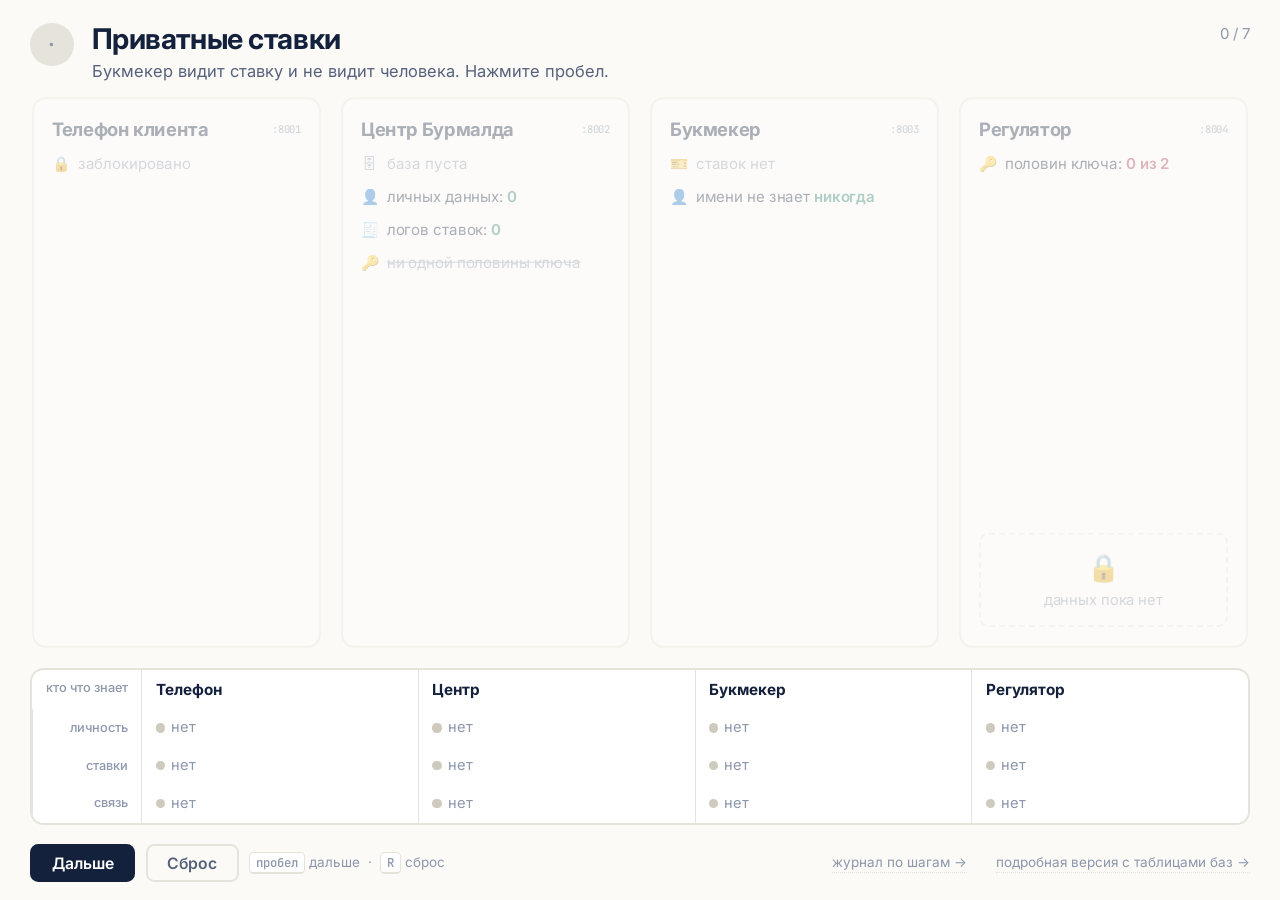
<file: ui/index.html>
<!doctype html>
<html lang="ru">
<head>
<meta charset="utf-8">
<meta name="viewport" content="width=device-width, initial-scale=1">
<title>Бурмалда — защита</title>
<link rel="preconnect" href="https://fonts.googleapis.com">
<link rel="preconnect" href="https://fonts.gstatic.com" crossorigin>
<link href="https://fonts.googleapis.com/css2?family=Inter:wght@400;500;600;700;800&family=JetBrains+Mono:wght@500&display=swap" rel="stylesheet">
<style>
:root{
  --ink:#14213D; --ink-2:#44527040; --mute:#8D97AC;
  --paper:#FBFAF7; --card:#FFFFFF; --line:#E6E3DB;
  --accent:#C9742E; --green:#1F7A6B; --red:#A8324A;
  --mono:"JetBrains Mono","SF Mono",ui-monospace,monospace;
  /* всё кегельное тянется от ширины экрана: на проекторе должно быть крупно */
  --u:clamp(15px, 1.02vw, 27px);
}
*{box-sizing:border-box}
html,body{height:100%}
body{
  margin:0; background:var(--paper); color:var(--ink); overflow:hidden;
  font:400 var(--u)/1.45 Inter,-apple-system,"Segoe UI",Roboto,sans-serif;
  -webkit-font-smoothing:antialiased;
  display:flex; flex-direction:column;
}

/* ================= заголовок шага ================= */
.stage{
  padding:calc(var(--u)*1.5) calc(var(--u)*2) calc(var(--u)*0.6);
  display:flex; align-items:flex-start; gap:calc(var(--u)*1.2);
}
.num{
  flex:none; display:grid; place-items:center;
  width:calc(var(--u)*2.9); height:calc(var(--u)*2.9); border-radius:50%;
  background:var(--ink); color:#fff; font:700 calc(var(--u)*1.2) var(--mono);
}
.num.idle{background:var(--line); color:var(--mute)}
.stage .txt{min-width:0}
.stage h1{
  margin:0; font-size:calc(var(--u)*1.9); font-weight:700; letter-spacing:-.015em;
  line-height:1.15;
}
.stage p{margin:calc(var(--u)*0.3) 0 0; font-size:calc(var(--u)*1.1); color:#56617C}
.stage .right{margin-left:auto; text-align:right; flex:none; color:var(--mute)}
.stage .right b{font:600 calc(var(--u)*1.1) var(--mono); color:var(--ink)}

/* ================= четыре карточки ================= */
.cards{
  flex:1; min-height:0;
  display:grid; grid-template-columns:repeat(4,1fr);
  gap:calc(var(--u)*1.1); padding:0 calc(var(--u)*2);
  align-content:stretch;
}
.card{
  background:var(--card); border:2px solid var(--line); border-radius:calc(var(--u)*0.9);
  padding:calc(var(--u)*1.1) calc(var(--u)*1.2) calc(var(--u)*1.3);
  display:flex; flex-direction:column; gap:calc(var(--u)*0.75); height:100%; min-height:0;
  opacity:.34; transform:scale(.985);
  transition:opacity .45s ease, transform .45s ease, border-color .45s ease, box-shadow .45s ease;
}
.card.on{
  opacity:1; transform:scale(1);
  border-color:var(--accent); box-shadow:0 calc(var(--u)*0.5) calc(var(--u)*1.6) rgba(201,116,46,.16);
}
.card .role{
  font-size:calc(var(--u)*1.25); font-weight:700; letter-spacing:-.01em;
  display:flex; align-items:center; gap:calc(var(--u)*0.45);
}
.card .role small{font:500 calc(var(--u)*0.72) var(--mono); color:var(--mute); margin-left:auto}

.fact{display:flex; gap:calc(var(--u)*0.55); align-items:baseline; font-size:calc(var(--u)*1.02)}
.fact .ic{flex:none; width:calc(var(--u)*1.2); text-align:center; font-size:calc(var(--u)*1)}
.fact .v{min-width:0; overflow-wrap:anywhere}
.fact.dim{color:var(--mute)}
.mono{font:500 calc(var(--u)*0.95) var(--mono)}
.blob{
  font:500 calc(var(--u)*0.95) var(--mono); color:var(--mute);
  background:#F3F1EC; border-radius:calc(var(--u)*0.35);
  padding:calc(var(--u)*0.1) calc(var(--u)*0.4);
}
.gone{text-decoration:line-through; color:var(--mute)}
.hot{
  background:var(--red); color:#fff; border-radius:calc(var(--u)*0.3);
  padding:calc(var(--u)*0.08) calc(var(--u)*0.42);
  font:500 calc(var(--u)*0.92) var(--mono);
  animation:beat .9s ease-in-out infinite;
}
@keyframes beat{0%,100%{opacity:1}50%{opacity:.55}}
.ok{color:var(--green); font-weight:600}
.no{color:var(--red); font-weight:600}

.reveal{
  margin-top:auto; border:2px solid var(--green); background:#F1F8F6;
  border-radius:calc(var(--u)*0.7); padding:calc(var(--u)*0.8) calc(var(--u)*0.9);
  animation:pop .55s cubic-bezier(.2,1.1,.4,1);
}
@keyframes pop{from{transform:scale(.9);opacity:0}to{transform:scale(1);opacity:1}}
.reveal .nm{font-size:calc(var(--u)*1.25); font-weight:700; color:#115248; line-height:1.2}
.reveal .pp{font:500 calc(var(--u)*1) var(--mono); color:#2C6B61; margin-top:calc(var(--u)*0.25)}

.locked{
  margin-top:auto; border:2px dashed var(--line); border-radius:calc(var(--u)*0.7);
  padding:calc(var(--u)*0.9); text-align:center; color:var(--mute);
  font-size:calc(var(--u)*1);
}
.locked .big{font-size:calc(var(--u)*1.8); display:block; margin-bottom:calc(var(--u)*0.25)}

/* ================= итоговая полоска ================= */
.verdict{
  margin:calc(var(--u)*1.1) calc(var(--u)*2) calc(var(--u)*1.3);
  border:2px solid var(--line); border-radius:calc(var(--u)*0.9); background:var(--card);
  display:grid; grid-template-columns:auto repeat(4,1fr); overflow:hidden;
}
.verdict>div{padding:calc(var(--u)*0.55) calc(var(--u)*0.9); border-left:1px solid var(--line)}
.verdict>div:first-child{border-left:none}
.verdict .hd{font-size:calc(var(--u)*0.85); color:var(--mute); font-weight:500}
.verdict .lbl{
  font-size:calc(var(--u)*0.85); color:var(--mute); display:flex; align-items:center;
  justify-content:flex-end; font-weight:500;
}
.verdict .who{font-weight:700; font-size:calc(var(--u)*1.02)}
.cellv{display:flex; align-items:center; gap:calc(var(--u)*0.4); font-size:calc(var(--u)*0.98)}
.cellv i{
  width:calc(var(--u)*0.62); height:calc(var(--u)*0.62); border-radius:50%;
  background:#CFCABE; flex:none; transition:background .5s, box-shadow .5s;
}
.cellv.y i{background:var(--green); box-shadow:0 0 0 calc(var(--u)*0.18) rgba(31,122,107,.2)}
.cellv.y{color:var(--ink); font-weight:600}
.cellv.n{color:var(--mute)}

/* ================= низ ================= */
.bar{
  display:flex; align-items:center; gap:calc(var(--u)*0.7);
  padding:0 calc(var(--u)*2) calc(var(--u)*1.2);
}
.btn{
  cursor:pointer; border:2px solid var(--ink); background:var(--ink); color:#fff;
  border-radius:calc(var(--u)*0.55); padding:calc(var(--u)*0.5) calc(var(--u)*1.3);
  font:600 calc(var(--u)*1.05) Inter,sans-serif;
}
.btn.ghost{background:transparent; color:#56617C; border-color:var(--line)}
.btn:disabled{opacity:.4; cursor:default}
.hint{color:var(--mute); font-size:calc(var(--u)*0.9)}
.hint kbd{
  font:500 calc(var(--u)*0.82) var(--mono); background:var(--card);
  border:1px solid var(--line); border-bottom-width:2px; border-radius:calc(var(--u)*0.3);
  padding:calc(var(--u)*0.08) calc(var(--u)*0.4);
}
.bar .sp{flex:1}
.bar a{color:var(--mute); font-size:calc(var(--u)*0.9); text-decoration:none; border-bottom:1px dotted var(--line)}
.bar a:hover{color:var(--ink)}

/* ================= летящая посылка ================= */
#fly{position:fixed; inset:0; pointer-events:none; z-index:50}
.pkt{
  position:absolute; transform:translate(-50%,-50%);
  background:var(--accent); color:#fff; border-radius:calc(var(--u)*0.5);
  padding:calc(var(--u)*0.5) calc(var(--u)*1); white-space:nowrap;
  font:600 calc(var(--u)*1.02) Inter,sans-serif;
  box-shadow:0 calc(var(--u)*0.5) calc(var(--u)*1.4) rgba(201,116,46,.4);
  transition:left 1.25s cubic-bezier(.45,.05,.3,1), top 1.25s cubic-bezier(.45,.05,.3,1), opacity .35s;
}
.pkt.dark{background:var(--ink); box-shadow:0 calc(var(--u)*0.5) calc(var(--u)*1.4) rgba(20,33,61,.35)}

.off{position:fixed; left:50%; top:0; transform:translateX(-50%);
  background:var(--red); color:#fff; padding:4px 14px; border-radius:0 0 8px 8px;
  font-size:13px; z-index:99}
</style>
</head>
<body>

<div class="stage">
  <div class="num idle" id="num">·</div>
  <div class="txt">
    <h1 id="title">Приватные ставки</h1>
    <p id="sub">Букмекер видит ставку и не видит человека. Нажмите пробел.</p>
  </div>
  <div class="right"><span id="counter">0 / 7</span></div>
</div>

<div class="cards">
  <section class="card" id="c-client"></section>
  <section class="card" id="c-burmalda"></section>
  <section class="card" id="c-bookmaker"></section>
  <section class="card" id="c-regulator"></section>
</div>

<div class="verdict" id="verdict"></div>

<div class="bar">
  <button class="btn" id="next">Дальше</button>
  <button class="btn ghost" id="reset">Сброс</button>
  <span class="hint"><kbd>пробел</kbd> дальше &nbsp;·&nbsp; <kbd>R</kbd> сброс</span>
  <span class="sp"></span>
  <a href="log.html">журнал по шагам →</a>&nbsp;&nbsp;<a href="detail.html">подробная версия с таблицами баз →</a>
</div>

<div id="fly"></div>

<script>
const S = {
  client:"http://127.0.0.1:8001", burmalda:"http://127.0.0.1:8002",
  bk_alpha:"http://127.0.0.1:8003", bk_beta:"http://127.0.0.1:8005",
  regulator:"http://127.0.0.1:8004",
};
const $ = (s) => document.querySelector(s);
const esc = (s) => String(s ?? "").replace(/[&<>"]/g, (c) => ({"&":"&amp;","<":"&lt;",">":"&gt;",'"':"&quot;"}[c]));
const cut = (s, n) => s ? esc(String(s).slice(0, n)) + "…" : "";

const UI = {db:{}, step:0, focus:[], busy:false, keyHot:0, shareHot:0, probe:null};

async function api(u, o){ const r = await fetch(u, o); const b = await r.json().catch(()=>({}));
  if(!r.ok) throw new Error(b.detail || `HTTP ${r.status}`); return b; }
const post = (u, d) => api(u, {method:"POST", headers:{"Content-Type":"application/json"}, body:JSON.stringify(d ?? {})});

function fly(a, b, label, dark){
  const r1 = $(a)?.getBoundingClientRect(), r2 = $(b)?.getBoundingClientRect();
  if(!r1 || !r2) return;
  const e = document.createElement("div");
  e.className = "pkt" + (dark ? " dark" : "");
  e.textContent = label;
  e.style.left = (r1.left + r1.width/2) + "px";
  e.style.top  = (r1.top + r1.height/2) + "px";
  $("#fly").appendChild(e);
  requestAnimationFrame(() => {
    e.style.left = (r2.left + r2.width/2) + "px";
    e.style.top  = (r2.top + r2.height/2) + "px";
  });
  setTimeout(()=>{ e.style.opacity = "0"; }, 1300);
  setTimeout(()=> e.remove(), 1700);
}
const wait = (ms) => new Promise(r => setTimeout(r, ms));

// ===========================================================================
// Сценарий защиты: семь шагов, каждый — одна мысль
// ===========================================================================
const STEPS = [
{
  title:"Клиент приходит в центр",
  sub:"Паспорт сверили с реестром. Приложение на телефоне открылось.",
  focus:["client","burmalda"],
  async run(){
    fly("#c-client", "#c-burmalda", "ФИО и паспорт");
    await wait(900);
    await post(S.client + "/kyc", {
      full_name:"Иванов Иван Иванович", passport:"4509 123456", birth_date:"1998-04-12"});
  },
},
{
  title:"Телефон шифрует паспорт",
  sub:"Ключ разрезан пополам и стёрт. Одна половина уходит в центр, вторая остаётся на телефоне.",
  focus:["client","burmalda","regulator"],
  async run(){
    await post(S.client + "/tokens/generate", {bookmakers:["bk_alpha","bk_beta"]});
    UI.keyHot = Date.now() + 5000;
    UI.shareHot = Date.now() + 3200;
    fly("#c-client", "#c-burmalda", "шифротекст + половина ключа");
    await wait(1400);
    fly("#c-burmalda", "#c-regulator", "шифротекст + половина ключа", true);
    await wait(600);
  },
},
{
  title:"Ставка",
  sub:"Букмекеру уходит токен, ставка и вторая половина ключа. Имени он не видит.",
  focus:["client","bookmaker"],
  async run(){
    fly("#c-client", "#c-bookmaker", "токен + ставка + вторая половина");
    await post(S.client + "/bet", {bookmaker_id:"bk_alpha", event_id:"ev_final",
      selection:"home", stake:1000});
    await wait(900);
  },
},
{
  title:"Событие рассчитано",
  sub:"Считает сам букмекер. Он по-прежнему знает только токен.",
  focus:["bookmaker"],
  async run(){
    await post(S.bk_alpha + "/settle", {event_id:"ev_final", outcome:"home"});
  },
},
{
  title:"Отчёт — мимо центра",
  sub:"Ставки и вторую половину ключа букмекер отправляет прямо регулятору. Через центр они не проходят никогда.",
  focus:["bookmaker","regulator"],
  async run(){
    fly("#c-bookmaker", "#c-regulator", "ставки + вторая половина ключа");
    await post(S.bk_alpha + "/report");
    await wait(1000);
  },
},
{
  title:"Две половины сошлись",
  sub:"Только теперь регулятор собирает ключ и видит человека. И только того, кто действительно играл.",
  focus:["regulator"],
  async run(){
    await post(S.regulator + "/aggregate");
  },
},
{
  title:"Кто может прочитать архив",
  sub:"Проверяем не на словах: спрашиваем у каждого сервиса напрямую.",
  focus:["burmalda","bookmaker","regulator"],
  async run(){
    const t = UI.db.client?.tokens?.find(x => x.bookmaker_id === "bk_alpha")?.token;
    if(!t) return;
    const [bu, bk, rg] = await Promise.all([
      api(`${S.burmalda}/try-read/${t}`), api(`${S.bk_alpha}/try-read/${t}`),
      api(`${S.regulator}/try-read/${t}`),
    ]);
    UI.probe = {burmalda:bu, bookmaker:bk, regulator:rg};
  },
},
];

// ===========================================================================
// отрисовка
// ===========================================================================
const _prev = {};
function put(id, html){ const el = $(id); if(!el || _prev[id] === html) return; _prev[id] = html; el.innerHTML = html; }

const fact = (ic, v, cls = "") => `<div class="fact ${cls}"><span class="ic">${ic}</span><span class="v">${v}</span></div>`;
const probeLine = (who) => {
  const p = UI.probe?.[who]; if(!p) return "";
  return `<div class="locked" style="margin-top:auto;border-style:solid;border-color:${p.can_read ? "#1F7A6B" : "#E3C6CD"};
    color:${p.can_read ? "#115248" : "#7D2438"};text-align:left">
    <b>${p.can_read ? "может прочитать" : "прочитать не может"}</b><br>${esc(p.reason)}</div>`;
};

function cardClient(){
  const d = UI.db.client, on = UI.focus.includes("client");
  const p = d?.profile, tk = d?.tokens || [];
  const a = tk.find(t => t.bookmaker_id === "bk_alpha");
  const keyHot = Date.now() < UI.keyHot;
  put("#c-client", `<div class="role">Телефон клиента<small>:8001</small></div>
    ${fact(p?.unlocked ? "🔓" : "🔒", p?.unlocked ? "<span class='ok'>приложение открыто</span>" : "заблокировано", p?.unlocked ? "" : "dim")}
    ${p ? fact("👤", esc(p.full_name)) : ""}
    ${a ? fact("🎫", `токен <span class="mono">${cut(a.token, 8)}</span>`) : ""}
    ${a ? fact("🔑", `половина ключа <span class="mono">${cut(a.share_b, 6)}</span>`) : ""}
    ${tk.length ? fact("🗝", keyHot
        ? `целый ключ <span class="hot">стирается…</span>`
        : `<span class="gone">целого ключа нет нигде</span>`, keyHot ? "" : "dim") : ""}`);
  $("#c-client").classList.toggle("on", on);
}

function cardBurmalda(){
  const d = UI.db.burmalda, on = UI.focus.includes("burmalda");
  const n = d?.archive?.length || 0;
  const hot = Date.now() < UI.shareHot;
  put("#c-burmalda", `<div class="role">Центр Бурмалда<small>:8002</small></div>
    ${fact("🗄", n ? `${n} шифротекста <span class="blob">••••••••</span>` : "база пуста", n ? "" : "dim")}
    ${fact("👤", `личных данных: <b class="ok">0</b>`)}
    ${fact("🧾", `логов ставок: <b class="ok">0</b>`)}
    ${fact("🔑", hot ? `половина ключа <span class="hot">проездом</span>`
                     : `<span class="gone">ни одной половины ключа</span>`, hot ? "" : "dim")}
    ${probeLine("burmalda")}`);
  $("#c-burmalda").classList.toggle("on", on);
}

function cardBookmaker(){
  const d = UI.db.bk_alpha, on = UI.focus.includes("bookmaker");
  const b = d?.bets?.[0], sh = d?.shares?.[0];
  put("#c-bookmaker", `<div class="role">Букмекер<small>:8003</small></div>
    ${b ? fact("🎫", `токен <span class="mono">${cut(b.token, 8)}</span>`) : fact("🎫", "ставок нет", "dim")}
    ${b ? fact("🧾", `${b.stake.toLocaleString("ru-RU")} ₽ на хозяев, к ${b.odds}`) : ""}
    ${b && b.result ? fact(b.result === "WON" ? "🟢" : "🔴",
        b.result === "WON" ? `<span class="ok">выигрыш ${b.payout.toLocaleString("ru-RU")} ₽</span>` : "проигрыш") : ""}
    ${sh ? fact("🔑", `половина ключа <span class="mono">${cut(sh.share_b, 6)}</span>`) : ""}
    ${fact("👤", `имени не знает <b class="ok">никогда</b>`)}
    ${probeLine("bookmaker")}`);
  $("#c-bookmaker").classList.toggle("on", on);
}

function cardRegulator(){
  const d = UI.db.regulator, on = UI.focus.includes("regulator");
  const rv = d?.revealed?.[0];
  const halves = (d?.registry?.length ? 1 : 0) + (d?.reports?.length ? 1 : 0);
  put("#c-regulator", `<div class="role">Регулятор<small>:8004</small></div>
    ${fact("🔑", `половин ключа: <b class="${halves === 2 ? "ok" : "no"}">${halves} из 2</b>`)}
    ${rv ? `<div class="reveal">
        <div class="nm">${esc(rv.full_name)}</div>
        <div class="pp">${esc(rv.passport)} · ставок: ${rv.bets.length}</div>
      </div>`
     : `<div class="locked"><span class="big">🔒</span>
        ${halves ? "вторая половина у клиента на телефоне" : "данных пока нет"}</div>`}
    ${probeLine("regulator")}`);
  $("#c-regulator").classList.toggle("on", on);
}

function cardVerdict(){
  const cl = UI.db.client, bk = UI.db.bk_alpha, rg = UI.db.regulator;
  const rows = [
    ["Телефон",  !!cl?.profile, !!cl?.tokens?.length, !!cl?.profile && !!cl?.tokens?.length],
    ["Центр",    false, false, false],
    ["Букмекер", false, !!bk?.bets?.length, false],
    ["Регулятор",!!rg?.revealed?.length, !!rg?.reports?.length, !!rg?.revealed?.length],
  ];
  const cell = (v) => `<div class="cellv ${v ? "y" : "n"}"><i></i>${v ? "да" : "нет"}</div>`;
  put("#verdict",
    `<div class="hd">кто что знает</div>` + rows.map(r => `<div class="who">${r[0]}</div>`).join("") +
    `<div class="lbl">личность</div>` + rows.map(r => cell(r[1])).join("") +
    `<div class="lbl">ставки</div>`   + rows.map(r => cell(r[2])).join("") +
    `<div class="lbl">связь</div>`    + rows.map(r => cell(r[3])).join(""));
}

function render(){
  cardClient(); cardBurmalda(); cardBookmaker(); cardRegulator(); cardVerdict();
  $("#counter").textContent = `${UI.step} / ${STEPS.length}`;
  const n = $("#num");
  n.textContent = UI.step || "·";
  n.classList.toggle("idle", UI.step === 0);
}

async function poll(){
  await Promise.all(Object.entries(S).map(async ([k, u]) => {
    try { UI.db[k] = await api(u + "/db"); } catch { UI.db[k] = null; }
  }));
  render();
}

// ===========================================================================
// управление
// ===========================================================================
async function next(){
  if(UI.busy || UI.step >= STEPS.length) return;
  UI.busy = true; $("#next").disabled = true;
  const st = STEPS[UI.step];
  UI.step += 1; UI.focus = st.focus;
  $("#title").textContent = st.title;
  $("#sub").textContent = st.sub;
  render();
  try { await st.run(); } catch(e){ $("#sub").textContent = "Ошибка: " + e.message; }
  await poll();
  UI.busy = false;
  $("#next").disabled = UI.step >= STEPS.length;
  if(UI.step >= STEPS.length) $("#next").textContent = "Готово";
}

async function resetAll(){
  UI.busy = true;
  await Promise.all(Object.values(S).map(u => post(u + "/reset").catch(()=>{})));
  UI.step = 0; UI.focus = []; UI.keyHot = 0; UI.shareHot = 0; UI.probe = null;
  $("#title").textContent = "Приватные ставки";
  $("#sub").textContent = "Букмекер видит ставку и не видит человека. Нажмите пробел.";
  $("#next").disabled = false; $("#next").textContent = "Дальше";
  await poll();
  UI.busy = false;
}

$("#next").onclick = next;
$("#reset").onclick = resetAll;
document.addEventListener("keydown", (e) => {
  if(e.code === "Space" || e.code === "ArrowRight" || e.code === "Enter"){ e.preventDefault(); next(); }
  if(e.key === "r" || e.key === "R" || e.key === "к" || e.key === "К"){ resetAll(); }
});

(async function(){ await resetAll(); setInterval(poll, 1200); })();
</script>
</body>
</html>
</file>
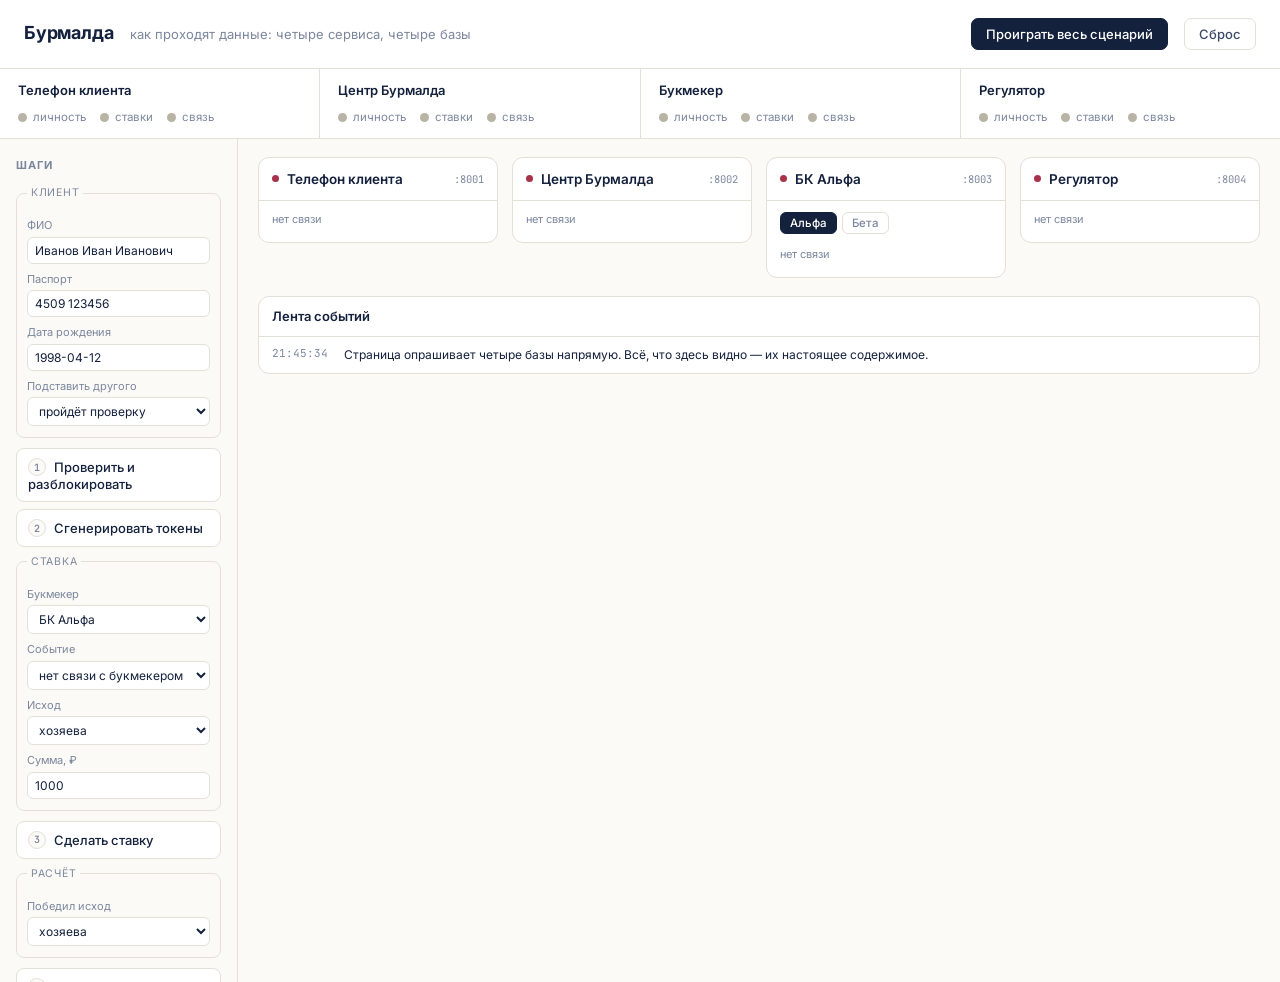
<file: ui/detail.html>
<!doctype html>
<html lang="ru">
<head>
<meta charset="utf-8">
<meta name="viewport" content="width=device-width, initial-scale=1">
<title>Бурмалда — как проходят данные</title>
<link rel="preconnect" href="https://fonts.googleapis.com">
<link rel="preconnect" href="https://fonts.gstatic.com" crossorigin>
<link href="https://fonts.googleapis.com/css2?family=Inter:wght@400;500;600;700&family=JetBrains+Mono:wght@400;500&display=swap" rel="stylesheet">
<style>
/* Палитра та же, что в презентациях проекта */
:root{
  --ink:#14213D; --ink-2:#3C4A68; --ink-3:#7C879E;
  --paper:#FBFAF7; --card:#FFFFFF; --line:#E3E0D8;
  --accent:#C9742E;      /* действие, движение данных */
  --accent-2:#1F7A6B;    /* «знает», раскрыто */
  --dark:#B9B3A6;        /* «не знает» */
  --warn:#A8324A;
  --mono:"JetBrains Mono","SF Mono",ui-monospace,monospace;
}
*{box-sizing:border-box}
html,body{margin:0;padding:0}
body{
  background:var(--paper); color:var(--ink);
  font:400 14px/1.5 Inter,-apple-system,"Segoe UI",Roboto,sans-serif;
  -webkit-font-smoothing:antialiased;
}

/* ---------- шапка ---------- */
header{
  display:flex; align-items:baseline; gap:16px; flex-wrap:wrap;
  padding:18px 24px; border-bottom:1px solid var(--line); background:var(--card);
  position:sticky; top:0; z-index:40;
}
header h1{font-size:18px; font-weight:700; margin:0; letter-spacing:-.01em}
header .sub{color:var(--ink-3); font-size:13px}
header .spacer{flex:1}
.hbtn{
  font:500 13px Inter,sans-serif; padding:7px 14px; border-radius:7px; cursor:pointer;
  border:1px solid var(--line); background:var(--card); color:var(--ink-2);
}
.hbtn:hover{border-color:var(--ink-3)}
.hbtn.primary{background:var(--ink); color:#fff; border-color:var(--ink)}
.hbtn.primary:hover{background:#1d2e55}
.hbtn:disabled{opacity:.45; cursor:default}

/* ---------- полоска «кто что знает» ---------- */
.knows{
  display:grid; grid-template-columns:repeat(4,1fr); gap:1px;
  background:var(--line); border-bottom:1px solid var(--line);
}
.knows .cell{background:var(--card); padding:12px 18px}
.knows .who{font-weight:600; font-size:13px; margin-bottom:8px}
.knows .lamps{display:flex; gap:14px; flex-wrap:wrap}
.lamp{display:flex; align-items:center; gap:6px; font-size:11.5px; color:var(--ink-3)}
.lamp i{
  width:9px; height:9px; border-radius:50%; background:var(--dark);
  box-shadow:none; transition:background .35s, box-shadow .35s;
}
.lamp.on i{background:var(--accent-2); box-shadow:0 0 0 3px rgba(31,122,107,.18)}
.lamp.on{color:var(--ink)}

/* ---------- основная сетка ---------- */
main{display:grid; grid-template-columns:238px 1fr; gap:0; align-items:start}
.steps{
  padding:18px 16px; border-right:1px solid var(--line);
  position:sticky; top:57px; max-height:calc(100vh - 57px); overflow:auto;
}
.steps h2{font-size:11px; text-transform:uppercase; letter-spacing:.08em; color:var(--ink-3); margin:0 0 12px}
.step{
  display:block; width:100%; text-align:left; margin-bottom:7px; cursor:pointer;
  border:1px solid var(--line); background:var(--card); border-radius:8px;
  padding:9px 11px; font:500 13px Inter,sans-serif; color:var(--ink);
  transition:border-color .2s, background .2s;
}
.step:hover:not(:disabled){border-color:var(--accent); background:#fff}
.step:disabled{opacity:.4; cursor:default}
.step .n{
  display:inline-grid; place-items:center; width:18px; height:18px; border-radius:50%;
  background:var(--paper); border:1px solid var(--line);
  font:600 10px var(--mono); color:var(--ink-3); margin-right:8px; vertical-align:1px;
}
.step.done{border-color:var(--accent-2); background:#F4F9F8}
.step.done .n{background:var(--accent-2); border-color:var(--accent-2); color:#fff}
.steps fieldset{border:1px solid var(--line); border-radius:8px; padding:9px 10px 11px; margin:0 0 10px}
.steps legend{font-size:10.5px; text-transform:uppercase; letter-spacing:.07em; color:var(--ink-3); padding:0 4px}
.steps label{display:block; font-size:11px; color:var(--ink-3); margin:7px 0 3px}
.steps select,.steps input{
  width:100%; padding:5px 7px; border:1px solid var(--line); border-radius:6px;
  font:400 12px Inter,sans-serif; background:var(--card); color:var(--ink);
}

/* ---------- панели ---------- */
.board{padding:18px 20px 28px}
.panels{display:grid; grid-template-columns:repeat(4,1fr); gap:14px; align-items:start}
.panel{
  background:var(--card); border:1px solid var(--line); border-radius:11px;
  overflow:hidden; min-width:0;
}
.panel>.head{
  padding:11px 13px; border-bottom:1px solid var(--line);
  display:flex; align-items:center; gap:8px;
}
.panel>.head .role{font-weight:600; font-size:13.5px}
.panel>.head .port{font:400 10.5px var(--mono); color:var(--ink-3); margin-left:auto}
.dot{width:7px;height:7px;border-radius:50%;background:var(--accent-2);flex:none}
.dot.off{background:var(--warn)}
.panel>.body{padding:11px 13px 14px; display:grid; gap:11px}
.lock{font-size:15px; line-height:1}

.blk{display:grid; gap:5px}
.blk>.t{font-size:10.5px; text-transform:uppercase; letter-spacing:.07em; color:var(--ink-3)}
.kv{display:grid; grid-template-columns:auto 1fr; gap:3px 9px; font-size:12.5px}
.kv dt{color:var(--ink-3)}
.kv dd{margin:0; min-width:0; overflow-wrap:anywhere}

table{width:100%; border-collapse:collapse; font-size:11.5px}
th{
  text-align:left; font-weight:500; font-size:10px; text-transform:uppercase;
  letter-spacing:.05em; color:var(--ink-3); padding:0 6px 4px 0; border-bottom:1px solid var(--line);
}
td{padding:4px 6px 4px 0; border-bottom:1px solid #F1EFE9; vertical-align:top}
tr:last-child td{border-bottom:none}
.hex{font:400 11px var(--mono); color:var(--ink-2); cursor:help}
.hex.ghost{color:var(--ink-3)}
.gone{text-decoration:line-through; color:var(--ink-3); font:400 11px var(--mono)}
.flash{
  font:500 11px var(--mono); color:#fff; background:var(--warn);
  padding:1px 5px; border-radius:4px; display:inline-block;
  animation:pulse 1s ease-in-out infinite;
}
@keyframes pulse{0%,100%{opacity:1}50%{opacity:.6}}

.note{font-size:11px; color:var(--ink-3); line-height:1.45}
.counter{
  display:flex; justify-content:space-between; gap:8px; font-size:11.5px;
  padding:4px 7px; background:var(--paper); border-radius:6px;
}
.counter b{font:600 11.5px var(--mono)}
.counter.zero b{color:var(--accent-2)}
.counter.some b{color:var(--warn)}

.tabs{display:flex; gap:5px; margin-bottom:2px}
.tab{
  cursor:pointer; border:1px solid var(--line); background:var(--card); border-radius:6px;
  padding:3px 9px; font:500 11.5px Inter,sans-serif; color:var(--ink-3);
}
.tab.sel{background:var(--ink); border-color:var(--ink); color:#fff}

.tryread{
  width:100%; cursor:pointer; border:1px dashed var(--line); background:transparent;
  border-radius:7px; padding:7px; font:500 11.5px Inter,sans-serif; color:var(--ink-2);
}
.tryread:hover{border-color:var(--accent); color:var(--accent)}
.verdict{font-size:11px; line-height:1.45; padding:7px 8px; border-radius:7px}
.verdict.no{background:#FBF2F4; color:#7D2438; border:1px solid #F0DCE1}
.verdict.yes{background:#F1F8F6; color:#145D51; border:1px solid #D4E8E3}

.reveal{
  border:1px solid var(--accent-2); background:#F1F8F6; border-radius:9px; padding:9px 10px;
  animation:pop .5s ease-out;
}
@keyframes pop{from{transform:scale(.96);opacity:0}to{transform:scale(1);opacity:1}}
.reveal .nm{font-weight:700; font-size:13.5px; color:#145D51}

/* ---------- лента ---------- */
.log{margin-top:18px; background:var(--card); border:1px solid var(--line); border-radius:11px}
.log>.head{padding:10px 13px; border-bottom:1px solid var(--line); font-weight:600; font-size:13px}
.log>.list{max-height:220px; overflow:auto; padding:4px 0}
.log .row{display:grid; grid-template-columns:62px 1fr; gap:10px; padding:5px 13px; font-size:12px}
.log .row+.row{border-top:1px solid #F4F2EC}
.log .ts{font:400 11px var(--mono); color:var(--ink-3)}
.log .row.err .msg{color:var(--warn)}
.log .row.ok .msg strong{color:var(--accent-2)}

/* ---------- летящие стрелки ---------- */
#fly{position:fixed; inset:0; pointer-events:none; z-index:60}
.pkt{
  position:absolute; transform:translate(-50%,-50%);
  background:var(--accent); color:#fff; border-radius:7px;
  padding:5px 9px; font:500 11px Inter,sans-serif; white-space:nowrap;
  box-shadow:0 6px 18px rgba(201,116,46,.35);
  transition:left 1s cubic-bezier(.4,.1,.3,1), top 1s cubic-bezier(.4,.1,.3,1), opacity .3s;
}
.pkt.dim{background:var(--ink-2); box-shadow:0 6px 18px rgba(20,33,61,.3)}

@media (max-width:1180px){
  main{grid-template-columns:1fr}
  .steps{position:static; max-height:none; border-right:none; border-bottom:1px solid var(--line)}
  .panels{grid-template-columns:repeat(2,1fr)}
  .knows{grid-template-columns:repeat(2,1fr)}
}
</style>
</head>
<body>

<header>
  <h1>Бурмалда</h1>
  <span class="sub">как проходят данные: четыре сервиса, четыре базы</span>
  <span class="spacer"></span>
  <button class="hbtn primary" id="btn-auto">Проиграть весь сценарий</button>
  <button class="hbtn" id="btn-reset">Сброс</button>
</header>

<div class="knows" id="knows"></div>

<main>
  <div class="steps">
    <h2>Шаги</h2>

    <fieldset>
      <legend>Клиент</legend>
      <label>ФИО</label>
      <input id="f-name" value="Иванов Иван Иванович">
      <label>Паспорт</label>
      <input id="f-passport" value="4509 123456">
      <label>Дата рождения</label>
      <input id="f-birth" value="1998-04-12">
      <label>Подставить другого</label>
      <select id="f-preset">
        <option value="ok">пройдёт проверку</option>
        <option value="minor">16 лет — откажут</option>
        <option value="excluded">самозапрет — откажут</option>
      </select>
    </fieldset>

    <button class="step" id="s2"><span class="n">1</span>Проверить и разблокировать</button>
    <button class="step" id="s3"><span class="n">2</span>Сгенерировать токены</button>

    <fieldset>
      <legend>Ставка</legend>
      <label>Букмекер</label>
      <select id="f-bk"><option value="bk_alpha">БК Альфа</option><option value="bk_beta">БК Бета</option></select>
      <label>Событие</label>
      <select id="f-ev"></select>
      <label>Исход</label>
      <select id="f-sel">
        <option value="home">хозяева</option>
        <option value="draw">ничья</option>
        <option value="away">гости</option>
      </select>
      <label>Сумма, ₽</label>
      <input id="f-stake" type="number" value="1000" min="1">
    </fieldset>

    <button class="step" id="s4"><span class="n">3</span>Сделать ставку</button>

    <fieldset>
      <legend>Расчёт</legend>
      <label>Победил исход</label>
      <select id="f-outcome">
        <option value="home">хозяева</option>
        <option value="draw">ничья</option>
        <option value="away">гости</option>
      </select>
    </fieldset>

    <button class="step" id="s5"><span class="n">4</span>Рассчитать событие</button>
    <button class="step" id="s6"><span class="n">5</span>Отправить регулятору</button>
    <button class="step" id="s7"><span class="n">6</span>Агрегировать и раскрыть</button>
  </div>

  <div class="board">
    <div class="panels">
      <section class="panel" id="p-client"></section>
      <section class="panel" id="p-burmalda"></section>
      <section class="panel" id="p-bookmaker"></section>
      <section class="panel" id="p-regulator"></section>
    </div>

    <div class="log">
      <div class="head">Лента событий</div>
      <div class="list" id="logList"></div>
    </div>
  </div>
</main>

<div id="fly"></div>

<script>
// ===========================================================================
// Адреса сервисов. Страница ничего не вычисляет — она дёргает эндпоинты
// и показывает GET /db каждой базы как есть.
// ===========================================================================
const S = {
  client:    "http://127.0.0.1:8001",
  burmalda:  "http://127.0.0.1:8002",
  bk_alpha:  "http://127.0.0.1:8003",
  bk_beta:   "http://127.0.0.1:8005",
  regulator: "http://127.0.0.1:8004",
};

const PRESETS = {
  ok:       ["Иванов Иван Иванович", "4509 123456", "1998-04-12"],
  minor:    ["Петров Пётр Петрович",  "4612 778899", "2010-09-01"],
  excluded: ["Кузнецов Олег Николаевич", "4455 010203", "1985-01-30"],
};

// локальное состояние самой страницы (не данные сервисов)
const UI = {
  db: {},                 // последние дампы
  offline: {},            // какие сервисы не отвечают
  bkTab: "bk_alpha",      // выбранная вкладка букмекера
  keyFlash: {},           // token -> {key, until} для показа «ключ стёрт»
  verdicts: {},           // panel -> текст ответа try-read
  done: {},               // какие шаги уже нажаты
  busy: false,
};

// ---------------------------------------------------------------------------
// утилиты
// ---------------------------------------------------------------------------
const $ = (s) => document.querySelector(s);

// Пишем в DOM только если разметка реально изменилась. Иначе опрос раз в
// 900 мс перезапускал бы анимации и сбрасывал подсказки под курсором.
const _last = {};
function setHTML(el, html) {
  if (!el || _last[el.id] === html) return;
  _last[el.id] = html;
  el.innerHTML = html;
}
const esc = (s) => String(s ?? "").replace(/[&<>"]/g, (c) => ({"&":"&amp;","<":"&lt;",">":"&gt;",'"':"&quot;"}[c]));
const hx  = (s, n = 14) => s ? `<span class="hex" title="${esc(s)}">${esc(String(s).slice(0, n))}…</span>` : "—";
const money = (n) => (n ?? 0).toLocaleString("ru-RU");

function log(msg, kind = "") {
  const t = new Date().toLocaleTimeString("ru-RU", {hour12:false});
  const row = document.createElement("div");
  row.className = "row " + kind;
  row.innerHTML = `<span class="ts">${t}</span><span class="msg">${msg}</span>`;
  $("#logList").prepend(row);
}

async function api(url, opts) {
  const r = await fetch(url, opts);
  const body = await r.json().catch(() => ({}));
  if (!r.ok) throw new Error(body.detail || body.reason || `HTTP ${r.status}`);
  return body;
}
const post = (url, data) => api(url, {
  method: "POST",
  headers: {"Content-Type": "application/json"},
  body: JSON.stringify(data ?? {}),
});

// летящая посылка между панелями
function fly(fromSel, toSel, label, dim = false) {
  const a = $(fromSel)?.getBoundingClientRect();
  const b = $(toSel)?.getBoundingClientRect();
  if (!a || !b) return;
  const el = document.createElement("div");
  el.className = "pkt" + (dim ? " dim" : "");
  el.textContent = label;
  el.style.left = (a.left + a.width / 2) + "px";
  el.style.top  = (a.top + 60) + "px";
  $("#fly").appendChild(el);
  requestAnimationFrame(() => {
    el.style.left = (b.left + b.width / 2) + "px";
    el.style.top  = (b.top + 60) + "px";
  });
  setTimeout(() => { el.style.opacity = "0"; }, 1000);
  setTimeout(() => el.remove(), 1400);
}

// ---------------------------------------------------------------------------
// опрос всех баз
// ---------------------------------------------------------------------------
async function poll() {
  await Promise.all(Object.entries(S).map(async ([name, url]) => {
    try {
      UI.db[name] = await api(url + "/db");
      UI.offline[name] = false;
    } catch {
      UI.offline[name] = true;
    }
  }));
  render();
}

// ---------------------------------------------------------------------------
// отрисовка
// ---------------------------------------------------------------------------
function head(role, port, name) {
  const off = UI.offline[name];
  return `<div class="head">
    <span class="dot ${off ? "off" : ""}" title="${off ? "сервис не отвечает" : "сервис на связи"}"></span>
    <span class="role">${role}</span>
    <span class="port">:${port}</span>
  </div>`;
}

function counter(label, n, zeroIsGood = true) {
  const cls = n === 0 ? (zeroIsGood ? "zero" : "") : (zeroIsGood ? "some" : "");
  return `<div class="counter ${cls}"><span>${label}</span><b>${n}</b></div>`;
}

function tryReadBlock(panel, label) {
  const v = UI.verdicts[panel];
  return `<button class="tryread" data-tryread="${panel}">${label}</button>` +
    (v ? `<div class="verdict ${v.can ? "yes" : "no"}">${esc(v.text)}</div>` : "");
}

function renderClient() {
  const d = UI.db.client;
  const el = $("#p-client");
  if (!d) { setHTML(el, head("Телефон клиента", 8001, "client") + `<div class="body"><div class="note">нет связи</div></div>`); return; }
  const p = d.profile;
  const unlocked = p && p.unlocked;

  const keyRow = (tk) => {
    const f = UI.keyFlash[tk];
    if (f && Date.now() < f.until) return `<span class="flash" title="${esc(f.key)}">${esc(f.key.slice(0, 8))}…</span>`;
    return `<span class="gone">стёрт</span>`;
  };

  setHTML(el, head("Телефон клиента", 8001, "client") + `<div class="body">
    <div class="blk">
      <div class="t">состояние приложения</div>
      <div style="font-weight:600">
        <span class="lock">${unlocked ? "🔓" : "🔒"}</span>
        ${unlocked ? "Разблокировано" : "Заблокировано"}
      </div>
    </div>
    ${p ? `<div class="blk">
      <div class="t">персональные данные — свои</div>
      <dl class="kv">
        <dt>ФИО</dt><dd>${esc(p.full_name)}</dd>
        <dt>паспорт</dt><dd>${esc(p.passport)}</dd>
        <dt>рождён</dt><dd>${esc(p.birth_date)}</dd>
      </dl>
    </div>` : `<div class="note">клиент ещё не приходил</div>`}
    ${d.tokens.length ? `<div class="blk">
      <div class="t">токены и доли</div>
      <table><thead><tr><th>контора</th><th>токен</th><th>доля Б</th><th>ключ AES</th></tr></thead><tbody>
      ${d.tokens.map((t) => `<tr>
        <td>${esc(t.bookmaker_id.replace("bk_", ""))}</td>
        <td>${hx(t.token, 10)}</td>
        <td>${hx(t.share_b, 10)}</td>
        <td>${keyRow(t.token)}</td>
      </tr>`).join("")}
      </tbody></table>
      <div class="note">Ключ существовал несколько строк кода и стёрт сразу после
      разделения на доли. Больше его нет нигде — ни здесь, ни у кого.</div>
    </div>` : ""}
  </div>`);
}

function renderBurmalda() {
  const d = UI.db.burmalda;
  const el = $("#p-burmalda");
  if (!d) { setHTML(el, head("Центр Бурмалда", 8002, "burmalda") + `<div class="body"><div class="note">нет связи</div></div>`); return; }

  setHTML(el, head("Центр Бурмалда", 8002, "burmalda") + `<div class="body">
    <div class="blk">
      <div class="t">токен → шифротекст</div>
      ${d.archive.length ? `<table><thead><tr><th>токен</th><th>шифротекст</th><th>доля А</th></tr></thead><tbody>
      ${d.archive.map((a) => `<tr>
        <td>${hx(a.token, 10)}</td>
        <td><span class="hex ghost" title="${esc(a.pd_blob)}">${esc(a.pd_blob.slice(0, 12))}…</span></td>
        <td>${a.share_a ? `<span class="flash" title="${esc(a.share_a)}">${esc(a.share_a.slice(0, 8))}…</span>`
                        : `<span class="gone">переслана</span>`}</td>
      </tr>`).join("")}</tbody></table>` : `<div class="note">пусто</div>`}
      <div class="note">Шифротекст прочитать нечем: ключ был только на телефоне.</div>
    </div>
    ${counter("персональных данных в базе", d.personal_data_stored)}
    ${counter("логов ставок в базе", d.bet_logs_stored)}
    ${d.kyc_checks.length ? `<div class="blk">
      <div class="t">журнал проверок</div>
      <table><thead><tr><th>паспорт</th><th>вердикт</th></tr></thead><tbody>
      ${d.kyc_checks.slice(0, 5).map((k) => `<tr>
        <td class="hex">${esc(k.passport_masked)}</td>
        <td style="color:${k.verdict === "APPROVED" ? "#145D51" : "#A8324A"}">
          ${k.verdict === "APPROVED" ? "допущен" : esc(k.reason || "отказ")}</td>
      </tr>`).join("")}</tbody></table>
      <div class="note">ФИО в журнал не пишется, номер паспорта — только маской.</div>
    </div>` : ""}
    ${tryReadBlock("burmalda", "Попробовать прочитать архив")}
  </div>`);
}

function renderBookmaker() {
  const name = UI.bkTab;
  const d = UI.db[name];
  const el = $("#p-bookmaker");
  const title = name === "bk_alpha" ? "БК Альфа" : "БК Бета";
  const port = name === "bk_alpha" ? 8003 : 8005;
  const tabs = `<div class="tabs">
    <button class="tab ${name === "bk_alpha" ? "sel" : ""}" data-bk="bk_alpha">Альфа</button>
    <button class="tab ${name === "bk_beta" ? "sel" : ""}" data-bk="bk_beta">Бета</button>
  </div>`;

  if (!d) { setHTML(el, head(title, port, name) + `<div class="body">${tabs}<div class="note">нет связи</div></div>`); return; }

  setHTML(el, head(title, port, name) + `<div class="body">
    ${tabs}
    <div class="blk">
      <div class="t">линия</div>
      <table><thead><tr><th>событие</th><th>1</th><th>X</th><th>2</th><th></th></tr></thead><tbody>
      ${d.events.map((e) => `<tr>
        <td>${esc(e.title.split(":")[0])}</td>
        <td>${e.odds.home}</td><td>${e.odds.draw}</td><td>${e.odds.away}</td>
        <td>${e.status === "SETTLED" ? `<b style="color:#145D51">${esc(e.outcome)}</b>` : "—"}</td>
      </tr>`).join("")}</tbody></table>
    </div>
    <div class="blk">
      <div class="t">ставки</div>
      ${d.bets.length ? `<table><thead><tr><th>токен</th><th>исход</th><th>сумма</th><th>к</th><th>итог</th></tr></thead><tbody>
      ${d.bets.map((b) => `<tr>
        <td>${hx(b.token, 10)}</td><td>${esc(b.selection)}</td>
        <td>${money(b.stake)}</td><td>${b.odds}</td>
        <td>${b.result ? (b.result === "WON"
            ? `<b style="color:#145D51">+${money(b.payout)}</b>`
            : `<span style="color:#A8324A">—</span>`) : "ожидает"}</td>
      </tr>`).join("")}</tbody></table>` : `<div class="note">ставок нет</div>`}
    </div>
    ${d.shares.length ? `<div class="blk">
      <div class="t">доли Б от клиентов</div>
      <table><tbody>${d.shares.map((s) => `<tr>
        <td>${hx(s.token, 10)}</td><td><span class="hex ghost" title="${esc(s.share_b)}">${esc(s.share_b.slice(0, 12))}…</span></td>
      </tr>`).join("")}</tbody></table>
      <div class="note">Шифротекста у букмекера нет, поэтому доля бесполезна.</div>
    </div>` : ""}
    ${counter("персональных данных", d.personal_data_stored)}
    ${counter("шифротекстов", d.ciphertexts_stored)}
    ${tryReadBlock(name, "Попробовать прочитать архив")}
  </div>`);
}

function renderRegulator() {
  const d = UI.db.regulator;
  const el = $("#p-regulator");
  if (!d) { setHTML(el, head("Регулятор", 8004, "regulator") + `<div class="body"><div class="note">нет связи</div></div>`); return; }

  setHTML(el, head("Регулятор", 8004, "regulator") + `<div class="body">
    <div class="blk">
      <div class="t">таблица 1 — от Бурмалды</div>
      ${d.registry.length ? `<table><thead><tr><th>токен</th><th>шифротекст</th><th>доля А</th></tr></thead><tbody>
      ${d.registry.map((r) => `<tr>
        <td>${hx(r.token, 10)}</td>
        <td><span class="hex ghost" title="${esc(r.pd_blob)}">${esc(r.pd_blob.slice(0, 10))}…</span></td>
        <td>${hx(r.share_a, 10)}</td>
      </tr>`).join("")}</tbody></table>` : `<div class="note">пусто</div>`}
    </div>
    <div class="blk">
      <div class="t">таблица 2 — от букмекера, напрямую</div>
      ${d.reports.length ? `<table><thead><tr><th>токен</th><th>ставок</th><th>доля Б</th></tr></thead><tbody>
      ${d.reports.map((r) => `<tr>
        <td>${hx(r.token, 10)}</td><td>${r.bets.length}</td><td>${hx(r.share_b, 10)}</td>
      </tr>`).join("")}</tbody></table>` : `<div class="note">отчётов нет — доли Б нет</div>`}
    </div>
    <div class="blk">
      <div class="t">доля А ⊕ доля Б</div>
      ${d.revealed.length ? d.revealed.map((r) => `<div class="reveal">
        <div class="nm">${esc(r.full_name)}</div>
        <dl class="kv" style="margin-top:4px">
          <dt>паспорт</dt><dd>${esc(r.passport)}</dd>
          <dt>рождён</dt><dd>${esc(r.birth_date)}</dd>
          <dt>токен</dt><dd>${hx(r.token, 12)}</dd>
          <dt>ставок</dt><dd>${r.bets.length}</dd>
        </dl>
      </div>`).join("") : `<div class="verdict no">
        <span class="lock">🔒</span> ключ не собран.
        ${d.registry.length ? "Есть доля А, доли Б нет — она у клиента на телефоне." : "Данных пока нет."}
      </div>`}
    </div>
    ${tryReadBlock("regulator", "Попробовать прочитать архив")}
  </div>`);
}

function renderKnows() {
  const cl = UI.db.client, bu = UI.db.burmalda, rg = UI.db.regulator;
  const bk = UI.db[UI.bkTab];
  const anyBets = !!(bk && bk.bets.length);

  const rows = [
    ["Телефон клиента", !!(cl && cl.profile), !!(cl && cl.tokens.length), !!(cl && cl.profile && cl.tokens.length)],
    ["Центр Бурмалда", false, false, false],
    ["Букмекер", false, anyBets, false],
    ["Регулятор", !!(rg && rg.revealed.length), !!(rg && rg.reports.length), !!(rg && rg.revealed.length)],
  ];
  const lamp = (on, text) => `<span class="lamp ${on ? "on" : ""}"><i></i>${text}</span>`;
  setHTML($("#knows"), rows.map(([who, id, bets, link]) => `<div class="cell">
    <div class="who">${who}</div>
    <div class="lamps">${lamp(id, "личность")}${lamp(bets, "ставки")}${lamp(link, "связь")}</div>
  </div>`).join(""));
}

function renderSteps() {
  for (const id of ["s2","s3","s4","s5","s6","s7"]) {
    const b = $("#" + id);
    if (b) b.classList.toggle("done", !!UI.done[id]);
  }
}

function render() {
  renderKnows(); renderClient(); renderBurmalda(); renderBookmaker(); renderRegulator(); renderSteps();
}

// ---------------------------------------------------------------------------
// шаги
// ---------------------------------------------------------------------------
async function guard(fn) {
  if (UI.busy) return;
  UI.busy = true;
  document.querySelectorAll(".step").forEach((b) => b.disabled = true);
  try { await fn(); } catch (e) { log(`ошибка: ${esc(e.message)}`, "err"); }
  document.querySelectorAll(".step").forEach((b) => b.disabled = false);
  UI.busy = false;
  await poll();
}

async function stepKyc() {
  const body = {
    full_name: $("#f-name").value.trim(),
    passport: $("#f-passport").value.trim(),
    birth_date: $("#f-birth").value.trim(),
  };
  log(`Клиент пришёл в центр: ${esc(body.full_name)}`);
  fly("#p-client", "#p-burmalda", "ФИО + паспорт");
  await new Promise((r) => setTimeout(r, 700));
  const res = await post(S.client + "/kyc", body);
  if (res.unlocked) {
    log(`Проверено по реестру. <strong>Приложение разблокировано</strong>`, "ok");
    UI.done.s2 = true;
  } else {
    log(`Отказ: ${esc(res.reason)}`, "err");
    UI.done.s2 = false;
  }
}

async function stepTokens() {
  log("Телефон генерирует токены, ключи и шифротексты");
  const res = await post(S.client + "/tokens/generate", {bookmakers: ["bk_alpha", "bk_beta"]});
  for (const it of res.issued) {
    UI.keyFlash[it.token] = {key: it.key_wiped_demo_only, until: Date.now() + 4000};
    log(`${esc(it.bookmaker_id)}: токен <strong>${esc(it.token)}</strong>, ключ стёрт, доля Б осталась на телефоне`, "ok");
  }
  fly("#p-client", "#p-burmalda", "токен + шифротекст + доля А");
  await new Promise((r) => setTimeout(r, 1100));
  fly("#p-burmalda", "#p-regulator", "токен + шифротекст + доля А", true);
  log("Бурмалда переслала всё регулятору и обнулила долю А у себя");
  UI.done.s3 = true;
}

async function stepBet() {
  const bk = $("#f-bk").value;
  UI.bkTab = bk;
  const body = {
    bookmaker_id: bk,
    event_id: $("#f-ev").value,
    selection: $("#f-sel").value,
    stake: parseInt($("#f-stake").value, 10),
  };
  fly("#p-client", "#p-bookmaker", "токен + ставка + доля Б");
  const res = await post(S.client + "/bet", body);
  log(`Ставка принята у ${esc(bk)}: токен <strong>${esc(res.sent_token)}</strong>, коэффициент ${res.odds}. Доля Б уехала букмекеру`, "ok");
  UI.done.s4 = true;
}

async function stepSettle() {
  const bk = UI.bkTab;
  const res = await post(S[bk] + "/settle", {
    event_id: $("#f-ev").value, outcome: $("#f-outcome").value,
  });
  log(`Событие рассчитано: победил «${esc(res.outcome)}», ставок обработано ${res.settled_bets}`, "ok");
  UI.done.s5 = true;
}

async function stepReport() {
  const bk = UI.bkTab;
  fly("#p-bookmaker", "#p-regulator", "логи ставок + доля Б");
  const res = await post(S[bk] + "/report");
  log(`Букмекер отправил логи и долю Б <strong>напрямую регулятору</strong>, мимо Бурмалды (токенов: ${res.reported.length})`, "ok");
  UI.done.s6 = true;
}

async function stepAggregate() {
  const res = await post(S.regulator + "/aggregate");
  for (const r of res.results) {
    if (r.revealed) log(`Регулятор собрал ключ: ${esc(r.token)} → <strong>${esc(r.full_name || "раскрыт ранее")}</strong>`, "ok");
    else log(`${esc(r.token)} не раскрыт: ${esc(r.reason)}`);
  }
  UI.done.s7 = true;
}

// ---------------------------------------------------------------------------
// обработчики
// ---------------------------------------------------------------------------
$("#s2").onclick = () => guard(stepKyc);
$("#s3").onclick = () => guard(stepTokens);
$("#s4").onclick = () => guard(stepBet);
$("#s5").onclick = () => guard(stepSettle);
$("#s6").onclick = () => guard(stepReport);
$("#s7").onclick = () => guard(stepAggregate);

$("#btn-reset").onclick = () => guard(async () => {
  await Promise.all(Object.values(S).map((u) => post(u + "/reset").catch(() => {})));
  UI.keyFlash = {}; UI.verdicts = {}; UI.done = {};
  $("#logList").innerHTML = "";
  log("Все базы очищены");
  await loadEvents();
});

$("#btn-auto").onclick = () => guard(async () => {
  const seq = [stepKyc, stepTokens, stepBet, stepSettle, stepReport, stepAggregate];
  for (const fn of seq) {
    await fn();
    await poll();
    await new Promise((r) => setTimeout(r, 1500));
  }
});

$("#f-preset").onchange = (e) => {
  const [n, p, b] = PRESETS[e.target.value];
  $("#f-name").value = n; $("#f-passport").value = p; $("#f-birth").value = b;
};

$("#f-bk").onchange = async (e) => { UI.bkTab = e.target.value; await loadEvents(); render(); };

document.addEventListener("click", async (e) => {
  const tab = e.target.closest("[data-bk]");
  if (tab) { UI.bkTab = tab.dataset.bk; render(); return; }

  const tr = e.target.closest("[data-tryread]");
  if (tr) {
    const who = tr.dataset.tryread;
    const url = S[who];
    const d = UI.db[who];
    // берём любой известный токен
    let token = null;
    const cl = UI.db.client;
    if (cl && cl.tokens.length) {
      const match = cl.tokens.find((t) => who.startsWith("bk_") ? t.bookmaker_id === who : true);
      token = (match || cl.tokens[0]).token;
    }
    if (!token) { UI.verdicts[who] = {can: false, text: "токенов ещё нет"}; render(); return; }
    try {
      const res = await api(`${url}/try-read/${token}`);
      UI.verdicts[who] = {can: !!res.can_read, text: res.reason};
      log(`Попытка прочитать архив у «${esc(who)}»: ${esc(res.reason)}`, res.can_read ? "" : "err");
    } catch (err) {
      UI.verdicts[who] = {can: false, text: err.message};
    }
    render();
  }
});

// ---------------------------------------------------------------------------
// старт
// ---------------------------------------------------------------------------
async function loadEvents() {
  const bk = $("#f-bk").value;
  try {
    const evs = await api(`${S[bk]}/events`);
    $("#f-ev").innerHTML = evs.map((e) =>
      `<option value="${esc(e.id)}">${esc(e.title)}</option>`).join("");
  } catch {
    $("#f-ev").innerHTML = `<option value="ev_final">нет связи с букмекером</option>`;
  }
}

(async function init() {
  log("Страница опрашивает четыре базы напрямую. Всё, что здесь видно — их настоящее содержимое.");
  await loadEvents();
  await poll();
  setInterval(poll, 900);
})();
</script>
</body>
</html>
</file>
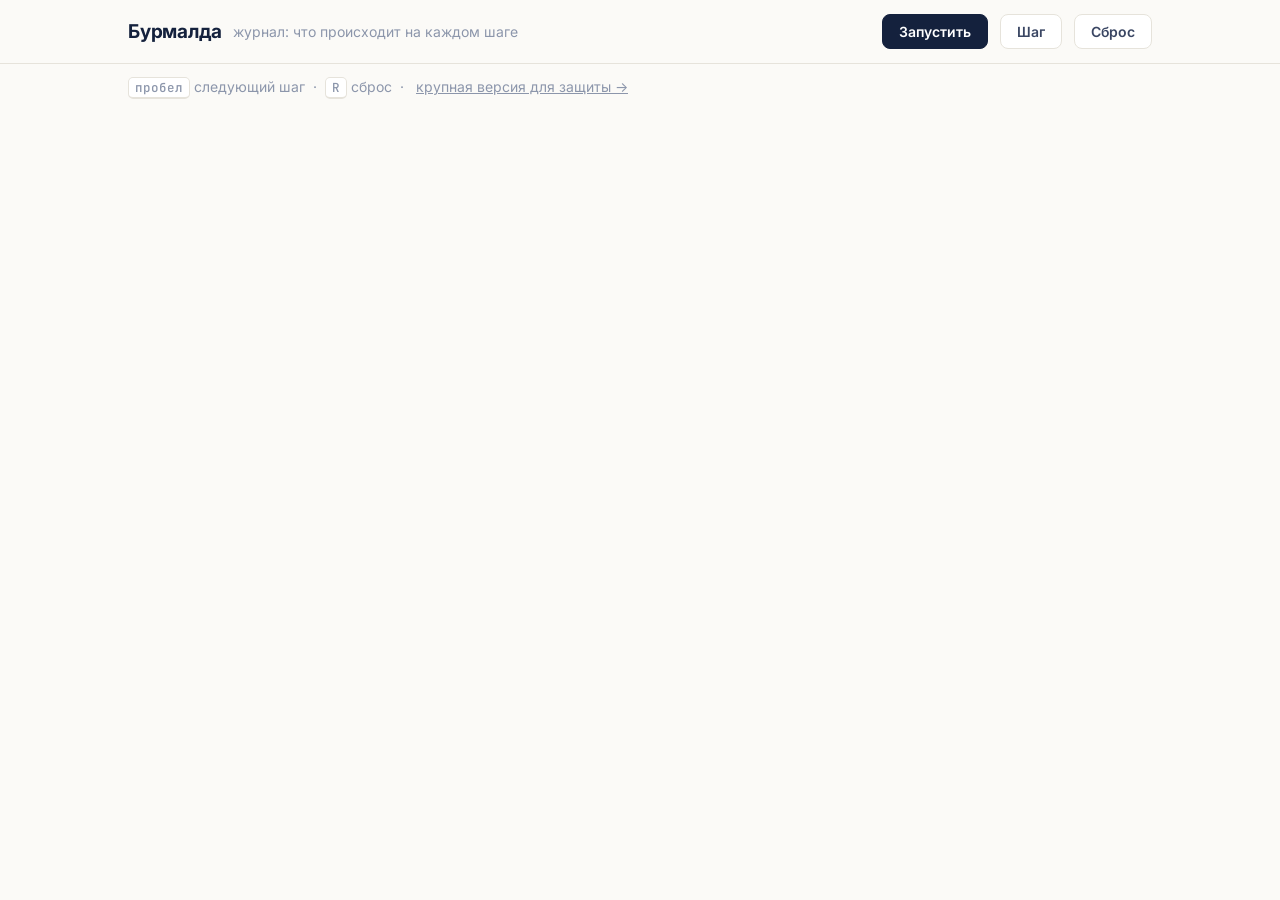
<file: ui/log.html>
<!doctype html>
<html lang="ru">
<head>
<meta charset="utf-8">
<meta name="viewport" content="width=device-width, initial-scale=1">
<title>Бурмалда — журнал</title>
<link rel="preconnect" href="https://fonts.googleapis.com">
<link rel="preconnect" href="https://fonts.gstatic.com" crossorigin>
<link href="https://fonts.googleapis.com/css2?family=Inter:wght@400;500;600;700&family=JetBrains+Mono:wght@400;500&display=swap" rel="stylesheet">
<style>
:root{
  --ink:#14213D; --body:#3A4663; --mute:#8C96AB;
  --paper:#FBFAF7; --card:#FFFFFF; --line:#E6E3DB; --line-2:#F2F0EA;
  --client:#2F5FA8; --center:#C9742E; --book:#7A5AA8; --reg:#1F7A6B; --bad:#A8324A;
  --mono:"JetBrains Mono","SF Mono",ui-monospace,monospace;
}
*{box-sizing:border-box}
html{scroll-padding-top:104px}
body{
  margin:0; background:var(--paper); color:var(--ink);
  font:400 16px/1.55 Inter,-apple-system,"Segoe UI",Roboto,sans-serif;
  -webkit-font-smoothing:antialiased;
}

/* ---------- шапка ---------- */
.top{
  position:sticky; top:0; z-index:20; background:rgba(251,250,247,.93);
  backdrop-filter:blur(8px); border-bottom:1px solid var(--line);
}
.top .in{
  max-width:1080px; margin:0 auto; padding:14px 28px;
  display:flex; align-items:center; gap:12px; flex-wrap:wrap;
}
.top h1{margin:0; font-size:19px; font-weight:700; letter-spacing:-.01em}
.top .sub{color:var(--mute); font-size:14px}
.top .sp{flex:1}
.b{
  cursor:pointer; border:1px solid var(--line); background:var(--card); color:var(--body);
  border-radius:8px; padding:8px 16px; font:600 14px Inter,sans-serif;
}
.b:hover{border-color:var(--mute)}
.b.go{background:var(--ink); border-color:var(--ink); color:#fff}
.b.go:hover{background:#1e3157}
.b:disabled{opacity:.4; cursor:default}

/* ---------- лента ---------- */
.feed{max-width:1080px; margin:0 auto; padding:34px 28px 120px}

.stage{scroll-margin-top:104px; margin:46px 0 22px; display:flex; align-items:baseline; gap:14px}
.stage:first-child{margin-top:6px}
.stage .n{
  font:700 13px var(--mono); color:#fff; background:var(--ink);
  border-radius:6px; padding:3px 9px; flex:none;
}
.stage h2{margin:0; font-size:23px; font-weight:700; letter-spacing:-.015em}
.stage p{margin:0; color:var(--mute); font-size:15px}

.row{scroll-margin-top:104px; display:grid; grid-template-columns:76px 1fr; gap:16px; position:relative}
.row .time{
  font:400 13px var(--mono); color:var(--mute); text-align:right;
  padding-top:16px; white-space:nowrap;
}
.row .side{position:relative}
.row .side::before{
  content:""; position:absolute; left:-9px; top:0; bottom:0; width:2px; background:var(--line-2);
}
.row:last-child .side::before{bottom:auto; height:24px}
.row .side::after{
  content:""; position:absolute; left:-14px; top:21px;
  width:12px; height:12px; border-radius:50%; background:var(--mute);
  border:3px solid var(--paper);
}
.row.client .side::after{background:var(--client)}
.row.center .side::after{background:var(--center)}
.row.book   .side::after{background:var(--book)}
.row.reg    .side::after{background:var(--reg)}
.row.bad    .side::after{background:var(--bad)}

.ent{
  background:var(--card); border:1px solid var(--line); border-radius:11px;
  padding:13px 17px 15px; margin-bottom:12px;
  animation:in .4s ease-out;
}
@keyframes in{from{opacity:0; transform:translateY(7px)}to{opacity:1; transform:none}}
.ent .who{
  font:600 12px Inter,sans-serif; text-transform:uppercase; letter-spacing:.06em;
  margin-bottom:3px;
}
.client .who{color:var(--client)} .center .who{color:var(--center)}
.book .who{color:var(--book)}     .reg .who{color:var(--reg)}
.bad .who{color:var(--bad)}
.ent .ttl{font-size:17px; font-weight:600; letter-spacing:-.01em; line-height:1.35}
.ent ul{margin:9px 0 0; padding:0; list-style:none; display:grid; gap:4px}
.ent li{
  font-size:14.5px; color:var(--body); display:grid;
  grid-template-columns:auto 1fr; gap:9px; align-items:baseline;
}
.ent li .k{color:var(--mute); white-space:nowrap}
.mono{font:500 13.5px var(--mono); overflow-wrap:anywhere}
.ok{color:var(--reg); font-weight:600}
.no{color:var(--bad); font-weight:600}
.del{text-decoration:line-through; color:var(--mute)}

/* отказ */
.ent.deny{border-color:#EEDCE1; background:#FDF6F7}

/* передача данных */
.ent.move{border-style:dashed; background:#FCFBF8}
.ent.move .ttl{display:flex; align-items:center; gap:10px; flex-wrap:wrap; font-size:16px}
.ent.move .arrow{color:var(--center); font-weight:700}
.pill{
  font:600 12.5px Inter,sans-serif; border-radius:6px; padding:2px 9px;
  border:1px solid currentColor;
}
.pill.client{color:var(--client)} .pill.center{color:var(--center)}
.pill.book{color:var(--book)}     .pill.reg{color:var(--reg)}
.pack{margin-top:11px; display:grid; gap:5px}
.pack .it{
  display:grid; grid-template-columns:22px 1fr; gap:8px; align-items:baseline;
  font-size:14.5px;
}
.pack .it .i{text-align:center}
.pack .it.hid{color:var(--mute)}
.notsent{
  margin-top:11px; padding-top:10px; border-top:1px dashed var(--line);
  font-size:14px; color:var(--mute);
}
.notsent b{color:var(--body); font-weight:600}

/* итог */
.sum{
  scroll-margin-top:104px; margin-top:30px; background:var(--card); border:2px solid var(--ink);
  border-radius:13px; overflow:hidden;
}
.sum h3{margin:0; padding:14px 20px; font-size:17px; border-bottom:1px solid var(--line)}
table{width:100%; border-collapse:collapse}
th,td{padding:11px 20px; text-align:left; font-size:15px; border-top:1px solid var(--line-2)}
th{font:600 12px Inter,sans-serif; text-transform:uppercase; letter-spacing:.05em; color:var(--mute); border-top:none}
td.who{font-weight:600}
.yes{color:var(--reg); font-weight:600}
.nope{color:var(--mute)}

.hintbar{
  max-width:1080px; margin:0 auto; padding:0 28px; color:var(--mute); font-size:14px;
}
kbd{
  font:500 12.5px var(--mono); background:var(--card); border:1px solid var(--line);
  border-bottom-width:2px; border-radius:5px; padding:1px 6px;
}
.err{
  max-width:1080px; margin:20px auto; padding:14px 20px; border-radius:10px;
  background:#FDF6F7; border:1px solid #EEDCE1; color:#7D2438; font-size:15px;
}
</style>
</head>
<body>

<div class="top"><div class="in">
  <h1>Бурмалда</h1>
  <span class="sub">журнал: что происходит на каждом шаге</span>
  <span class="sp"></span>
  <button class="b go" id="play">Запустить</button>
  <button class="b" id="step">Шаг</button>
  <button class="b" id="reset">Сброс</button>
</div></div>

<div class="hintbar" style="padding-top:12px">
  <kbd>пробел</kbd> следующий шаг &nbsp;·&nbsp; <kbd>R</kbd> сброс&nbsp;&nbsp;·&nbsp;&nbsp; <a href="index.html" style="color:#8C96AB">крупная версия для защиты →</a>
</div>

<div class="feed" id="feed"></div>

<script>
const S = {
  client:"http://127.0.0.1:8001", burmalda:"http://127.0.0.1:8002",
  bk_alpha:"http://127.0.0.1:8003", bk_beta:"http://127.0.0.1:8005",
  regulator:"http://127.0.0.1:8004",
};
const NAME = {client:"Телефон клиента", center:"Центр Бурмалда",
              book:"Букмекер «Альфа»", reg:"Регулятор", bad:"Центр Бурмалда"};

const $ = (s) => document.querySelector(s);
const esc = (s) => String(s ?? "").replace(/[&<>"]/g, (c)=>({"&":"&amp;","<":"&lt;",">":"&gt;",'"':"&quot;"}[c]));
const cut = (s, n=18) => s ? esc(String(s).slice(0,n)) + "…" : "—";
const now = () => new Date().toLocaleTimeString("ru-RU", {hour12:false});
const wait = (ms) => new Promise(r=>setTimeout(r,ms));

async function api(u,o){ const r=await fetch(u,o); const b=await r.json().catch(()=>({}));
  if(!r.ok) throw new Error(b.detail||`HTTP ${r.status}`); return b; }
const post=(u,d)=>api(u,{method:"POST",headers:{"Content-Type":"application/json"},body:JSON.stringify(d??{})});

// ---------------------------------------------------------------------------
// кирпичики ленты
// ---------------------------------------------------------------------------
let stageNo = 0;
const feed = () => $("#feed");

function scroll(el){ el.scrollIntoView({behavior:"smooth", block:"center"}); }

function stage(title, sub){
  stageNo += 1;
  const d = document.createElement("div");
  d.className = "stage";
  d.innerHTML = `<span class="n">ЭТАП ${stageNo}</span>
    <div><h2>${esc(title)}</h2><p>${esc(sub)}</p></div>`;
  feed().appendChild(d); scroll(d);
}

/** Обычная запись: кто, что сделал, подробности. */
function say(actor, title, lines = [], extra = ""){
  const row = document.createElement("div");
  row.className = "row " + actor;
  row.innerHTML = `<div class="time">${now()}</div><div class="side">
    <div class="ent ${extra}">
      <div class="who">${esc(NAME[actor])}</div>
      <div class="ttl">${title}</div>
      ${lines.length ? `<ul>${lines.map(([k,v]) =>
        `<li><span class="k">${esc(k)}</span><span>${v}</span></li>`).join("")}</ul>` : ""}
    </div></div>`;
  feed().appendChild(row); scroll(row);
}

/** Передача данных: что именно поехало и что из этого читается. */
function move(from, to, items, notSent){
  const row = document.createElement("div");
  row.className = "row " + from;
  row.innerHTML = `<div class="time">${now()}</div><div class="side">
    <div class="ent move">
      <div class="ttl">
        <span class="pill ${from}">${esc(NAME[from])}</span>
        <span class="arrow">→</span>
        <span class="pill ${to}">${esc(NAME[to])}</span>
      </div>
      <div class="pack">${items.map(([readable, text]) =>
        `<div class="it ${readable ? "" : "hid"}">
           <span class="i">${readable ? "👁" : "🔒"}</span><span>${text}</span>
         </div>`).join("")}</div>
      ${notSent ? `<div class="notsent"><b>Не отправлено:</b> ${esc(notSent)}</div>` : ""}
    </div></div>`;
  feed().appendChild(row); scroll(row);
}

function summary(rows){
  const d = document.createElement("div");
  d.className = "sum";
  d.innerHTML = `<h3>Кто что знает в итоге</h3>
    <table><tr><th>сторона</th><th>личность</th><th>ставки</th><th>связь</th></tr>
    ${rows.map(r=>`<tr><td class="who">${esc(r[0])}</td>
      ${r.slice(1).map(v=>`<td class="${v?"yes":"nope"}">${v?"да":"нет"}</td>`).join("")}</tr>`).join("")}
    </table>`;
  feed().appendChild(d); scroll(d);
}

function fail(msg){
  const d = document.createElement("div");
  d.className = "err";
  d.textContent = "Сервисы не отвечают: " + msg + ". Запустите  python run_all.py";
  feed().appendChild(d); scroll(d);
}

// ---------------------------------------------------------------------------
// сценарий
// ---------------------------------------------------------------------------
const ST = {};   // что собрали по ходу: токены, доли и прочее

const SCRIPT = [

// ===================== ЭТАП 1 =====================
() => stage("Регистрация", "Один раз. Клиент приходит в центр и получает токены."),

async () => {
  say("client", "В центр пришёл клиент", [
    ["ФИО", "Иванов Иван Иванович"],
    ["паспорт", `<span class="mono">4509 123456</span>`],
    ["рождён", "12.04.1998"],
  ]);
  move("client", "center", [[true, "ФИО, паспорт, дата рождения"]]);
  const r = await post(S.client + "/kyc", {
    full_name:"Иванов Иван Иванович", passport:"4509 123456", birth_date:"1998-04-12"});
  if(!r.unlocked) throw new Error(r.reason);
  say("center", "Проверка пройдена, приложение разблокировано", [
    ["паспорт", `<span class="ok">найден в реестре</span>`],
    ["возраст", `<span class="ok">${r.age} лет</span>`],
    ["самозапрет", `<span class="ok">не числится</span>`],
  ]);
},

async () => {
  const res = await post(S.client + "/tokens/generate", {bookmakers:["bk_alpha","bk_beta"]});
  ST.alpha = res.issued.find(i=>i.bookmaker_id==="bk_alpha");
  ST.beta  = res.issued.find(i=>i.bookmaker_id==="bk_beta");

  say("client", "Телефон шифрует паспорт — своим ключом на каждую контору", [
    ["для «Альфы»", `<span class="mono">${esc(ST.alpha.token)}</span>`],
    ["для «Беты»",  `<span class="mono">${esc(ST.beta.token)}</span>`],
  ]);
  say("client", "Ключ разрезан пополам и стёрт", [
    ["ключ был", `<span class="mono del">${esc(ST.alpha.key_wiped_demo_only)}</span>`],
    ["доля А", `<span class="mono">${cut(ST.alpha.share_a_sent, 24)}</span>`],
    ["доля Б", `<span class="mono">${cut(ST.alpha.share_b_kept, 24)}</span>`],
  ]);
},

async () => {
  move("client", "center", [
    [true,  `токен <span class="mono">${esc(ST.alpha.token)}</span>`],
    [false, `шифротекст <span class="mono">${cut(ST.alpha.pd_blob, 28)}</span>`],
    [true,  `доля А <span class="mono">${cut(ST.alpha.share_a_sent, 20)}</span>`],
  ], "ФИО, паспорт, доля Б");
  move("center", "reg", [
    [true,  "токен"],
    [false, "шифротекст"],
    [true,  "доля А"],
  ]);
  say("center", "Долю А у себя обнулили", [
    ["осталось в базе", "токен и шифротекст"],
    ["долей ключа", `<span class="no">ни одной</span>`],
  ]);
},

// ===================== ЭТАП 2 =====================
() => stage("Ставка", "Клиент играет у «Альфы». «Бета» в этом не участвует."),

async () => {
  move("client", "book", [
    [true, `токен <span class="mono">${esc(ST.alpha.token)}</span>`],
    [true, "событие «Финал: Спартак — Зенит», исход «хозяева», 1 000 ₽"],
    [false, `доля Б <span class="mono">${cut(ST.alpha.share_b_kept, 20)}</span>`],
  ], "ФИО, паспорт, шифротекст, токен у «Беты»");
  const r = await post(S.client + "/bet", {bookmaker_id:"bk_alpha",
    event_id:"ev_final", selection:"home", stake:1000});
  ST.odds = r.odds;
  say("book", "Ставка принята", [
    ["коэффициент", String(r.odds)],
    ["известно о клиенте", `токен <span class="mono">${esc(r.sent_token)}</span>`],
  ]);
},

// ===================== ЭТАП 3 =====================
() => stage("Расчёт", "Считает сам букмекер, затем отчитывается регулятору."),

async () => {
  const r = await post(S.bk_alpha + "/settle", {event_id:"ev_final", outcome:"home"});
  say("book", "Событие рассчитано", [
    ["победили", "хозяева"],
    ["результат", `<span class="ok">выигрыш ${Math.round(1000*ST.odds).toLocaleString("ru-RU")} ₽</span>`],
  ]);
},

async () => {
  move("book", "reg", [
    [true, `токен <span class="mono">${esc(ST.alpha.token)}</span>`],
    [true, "ставки по этому токену и их результаты"],
    [true, `доля Б <span class="mono">${cut(ST.alpha.share_b_kept, 20)}</span>`],
  ], "ФИО, паспорт");
  const r = await post(S.bk_alpha + "/report");
  say("book", "Отчёт ушёл <b>напрямую регулятору, мимо центра</b>", [
    ["токенов в отчёте", String(r.reported.length)],
  ]);
},

// ===================== ЭТАП 4 =====================
() => stage("Раскрытие", "Регулятор соединяет две таблицы по токену."),

async () => {
  say("reg", "Обе половины ключа на руках", [
    ["доля А", "от центра, этап 1"],
    ["доля Б", "от букмекера, этап 3"],
    ["", `доля А <b>⊕</b> доля Б = ключ AES`],
  ]);
  const r = await post(S.regulator + "/aggregate");
  const good = r.results.find(x=>x.revealed);
  const skip = r.results.find(x=>!x.revealed);
  if(good){
    say("reg", `Архив расшифрован: <span class="ok">${esc(good.full_name)}</span>`, [
      ["токен", `<span class="mono">${esc(good.token)}</span>`],
      ["паспорт", `<span class="mono">4509 123456</span>`],
      ["ставок привязано", String(good.bets)],
    ]);
  }
  if(skip){
    say("reg", `Токен <span class="mono">${esc(skip.token)}</span> остался закрытым`, [
      ["у «Беты»", "клиент не играл"],
      ["доля Б", "осталась на телефоне"],
    ]);
  }
},

() => {
  summary([
    ["Телефон клиента", true, true, true],
    ["Центр Бурмалда", false, false, false],
    ["Букмекер «Альфа»", false, true, false],
    ["Букмекер «Бета»", false, false, false],
    ["Регулятор", true, true, true],
  ]);
},
];

// ---------------------------------------------------------------------------
// управление
// ---------------------------------------------------------------------------
let i = 0, busy = false, auto = false;

async function one(){
  if(busy || i >= SCRIPT.length) return false;
  busy = true; $("#step").disabled = true; $("#play").disabled = true;
  try { await SCRIPT[i++](); }
  catch(e){ fail(e.message); i = SCRIPT.length; auto = false; }
  busy = false;
  const done = i >= SCRIPT.length;
  $("#step").disabled = done;
  $("#play").disabled = done;
  if(done) $("#play").textContent = "Готово";
  return !done;
}

$("#step").onclick = () => { auto = false; one(); };

$("#play").onclick = async () => {
  auto = true;
  while(auto && await one()) await wait(1400);
};

$("#reset").onclick = async () => {
  auto = false;
  await Promise.all(Object.values(S).map(u => post(u + "/reset").catch(()=>{})));
  feed().innerHTML = ""; i = 0; stageNo = 0;
  for(const k in ST) delete ST[k];
  $("#step").disabled = false; $("#play").disabled = false;
  $("#play").textContent = "Запустить";
  window.scrollTo({top:0, behavior:"smooth"});
};

document.addEventListener("keydown", (e)=>{
  if(e.code==="Space"||e.code==="ArrowRight"||e.code==="Enter"){ e.preventDefault(); auto=false; one(); }
  if(e.key==="r"||e.key==="R"||e.key==="к"||e.key==="К") $("#reset").click();
});

$("#reset").click();
</script>
</body>
</html>
</file>
